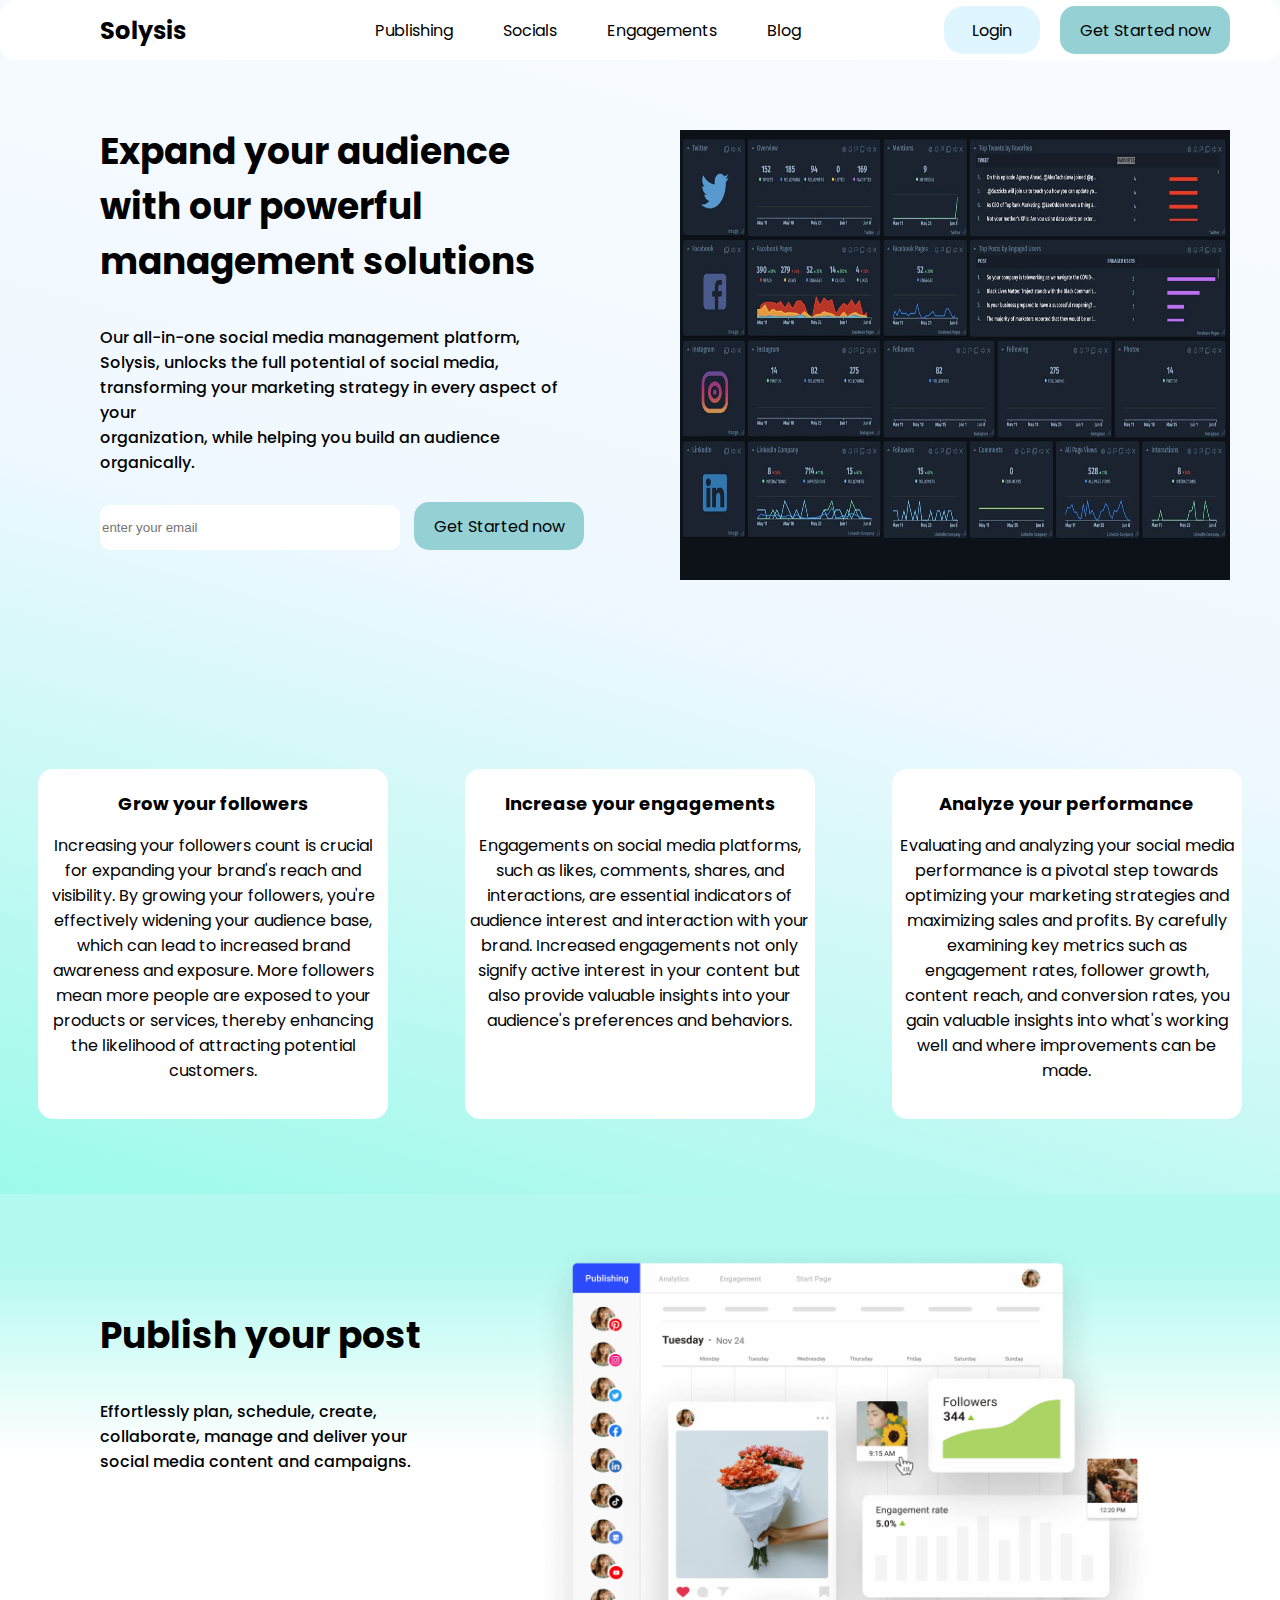
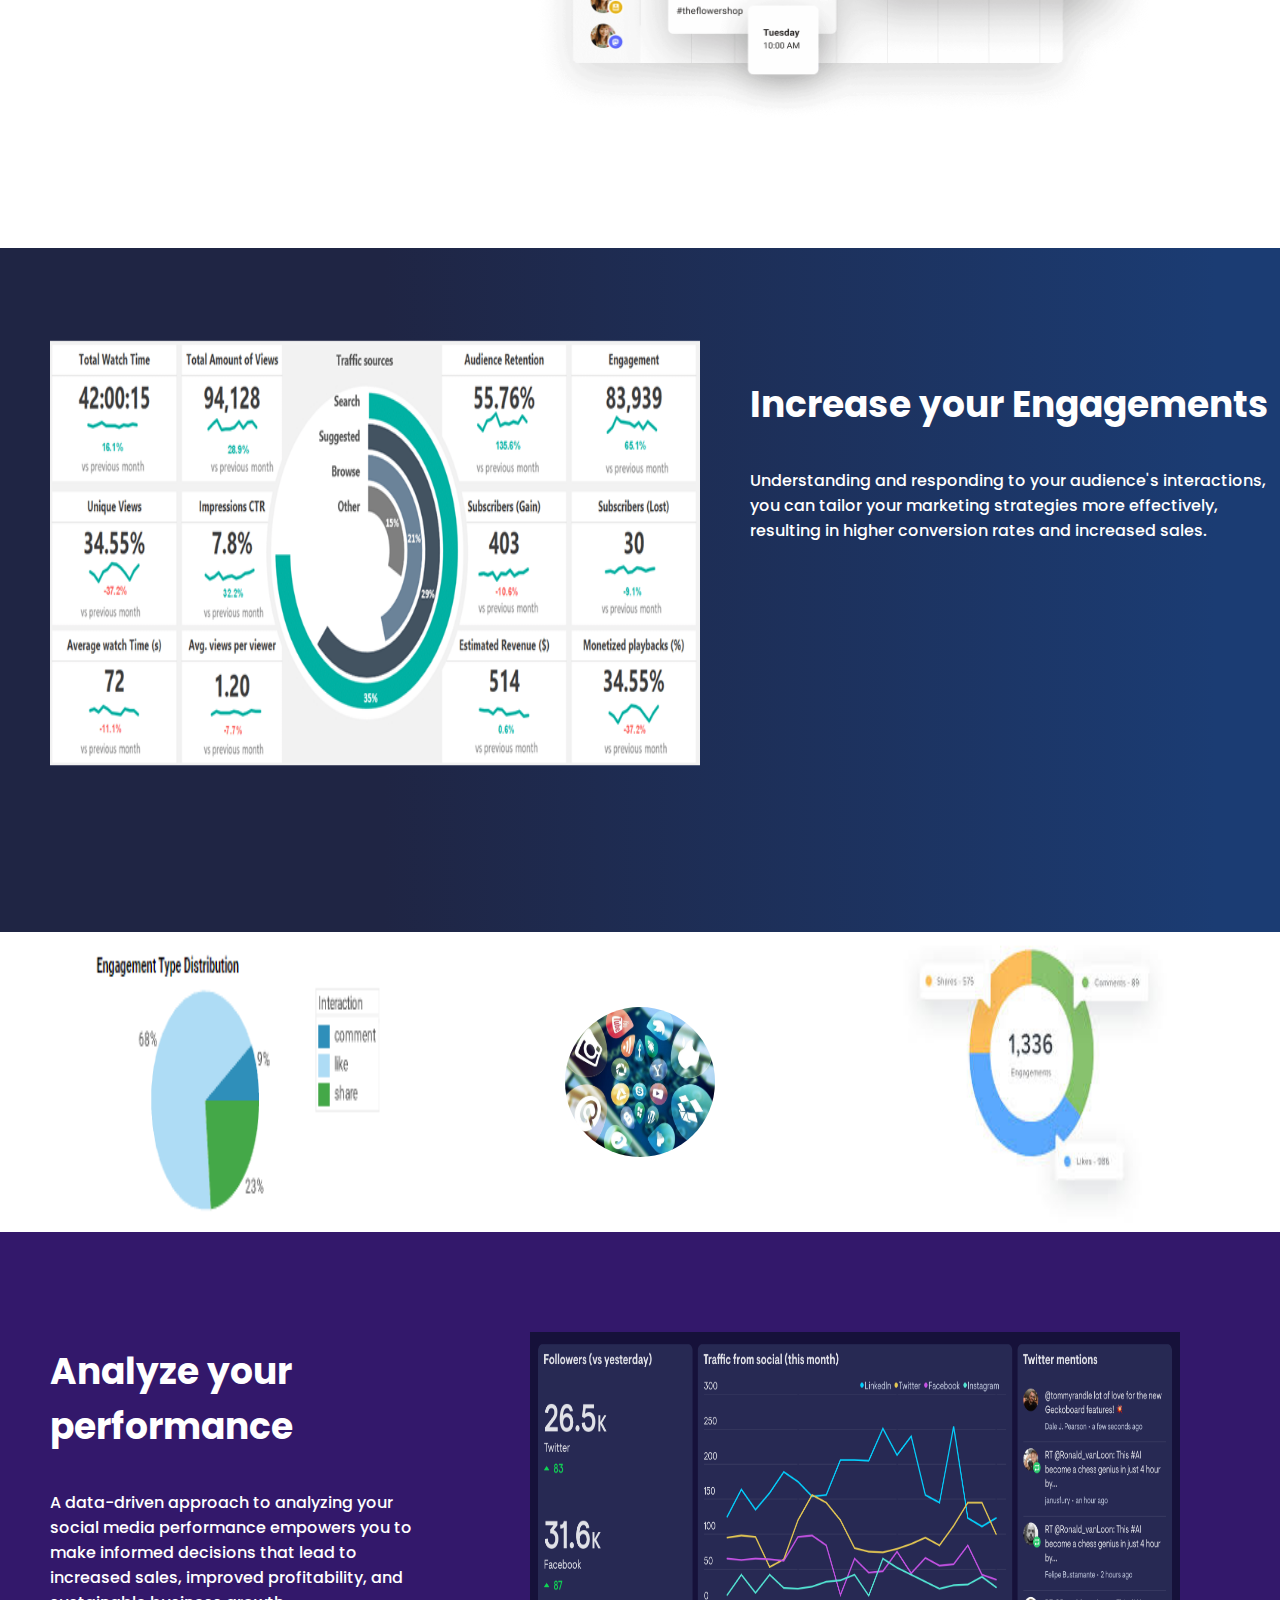
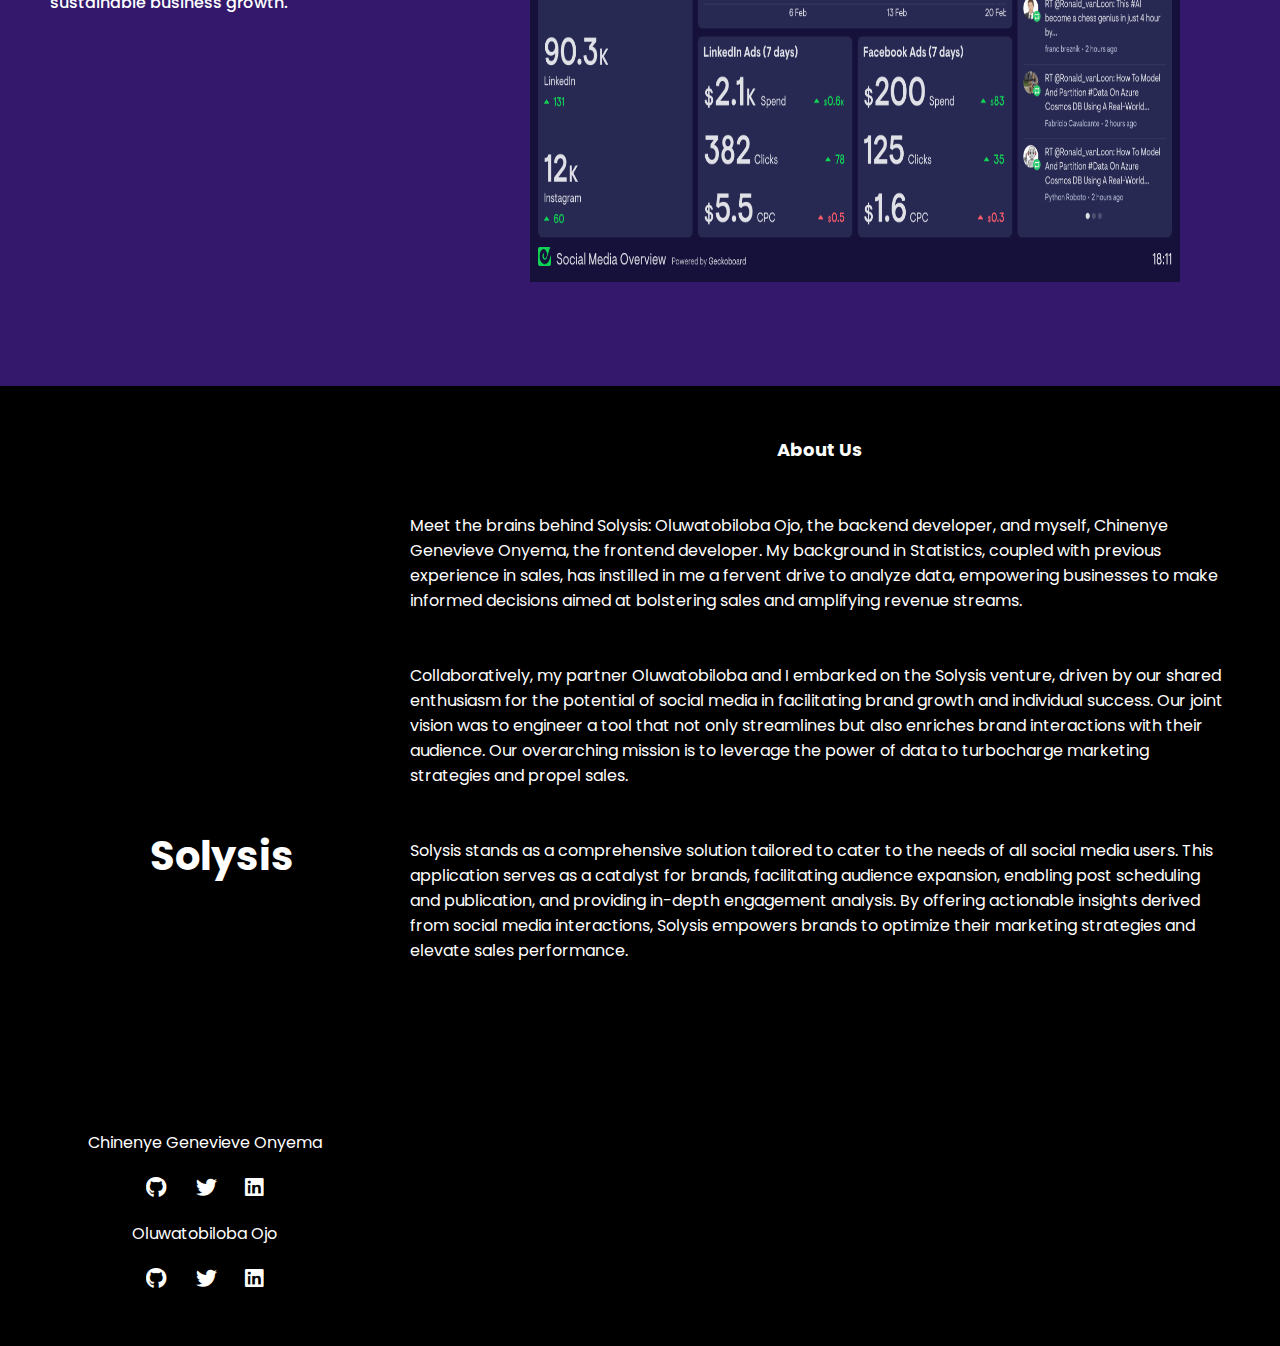
<file: web_flask/templates/home.html>
<!DOCTYPE html>
<html lang="en">
<head>
    <meta charset="UTF-8">
    <meta name="viewport" content="width=device-width, initial-scale=1.0">
    <link rel="stylesheet" href="./styles/home.css">
    <link rel="stylesheet" href="https://cdnjs.cloudflare.com/ajax/libs/font-awesome/5.15.4/css/all.min.css">
    <link rel="stylesheet" href="https://fonts.googleapis.com/css?family=Sofia|Poppins&effect=neon|outline|emboss|shadow-multiple|3d-float">
    <link rel="stylesheet" href="https://fonts.googleapis.com/icon?family=Material+Icons" rel="stylesheet">
    <script type="text/javascript" src="./scripts/home.js"></script>
    <title>Solysis</title>
</head>
<body>
    <nav class="nav-main">
        <!-- <div class="icon">
            
            <i class="fa fa-area-chart" aria-hidden="true"></i>
        <h2 ><a class="font-effect-3d-float logo" style="color: black;" href="./home.html">Solysis</a> <i class="fa fa-pie-chart" aria-hidden="true"></i></h2>    
        </div> -->
        <h2 ><a class="font-effect-3d-float logo" style="color: black;" href="./home.html">Solysis</a> <i class="fa fa-pie-chart" aria-hidden="true"></i></h2>
        <ul class="nav-ul">
            <li class="list1"><a class="pub general g-all" href="publishing.html">Publishing</a></li>
            <li class="list1"><a class="socs general g-all" href="socials.html">Socials</a></li>
            <li class="list1"><a class="engage general g-all" href="engagements.html">Engagements</a></li>
            <li class="list1"><a class="resource general g-all" href="resources.html">Blog</a></li>
        </ul>
        <div class="register">
            <button class="login"><a class="general" href="./login.html">Login</a></button>
            <button class="signup"><a  class="general" href="./signup.html">Get Started now</a></button>
        </div>
        <div class="bar"><i class="fa fa-align-left"  aria-hidden="true"></i></div>
    </nav>
    <main>
        <div class="container1">
            <div class="c1-child1">
                <p class="audience">Expand your audience <br class="noshow">with our powerful <br class="noshow">management solutions
                </p>
                <p class="potential">
                    Our all-in-one social media management platform,<br> Solysis, unlocks the full potential of social media,<br> transforming your marketing strategy in every aspect of your<br> organization, while helping you build an audience organically. 
                </p>
                <input type="email" placeholder="enter your email" id="new-email">
                <button class="signup page-signup"><a class="general" href="./signup.html">Get Started now</a></button>
            </div>
            <div class="c1-child2">
                <img class="img1" src="./images/Cyfe-social-media-dashboard.jpg">
            </div>
        </div>
        
        <div class="container2">
            <div class="moving-div followers">
                <p><span class="head1">Grow your followers</span></p>
                <p>Increasing your followers count is crucial for expanding your brand's reach and visibility. By growing your followers, you're effectively widening your audience base, which can lead to increased brand awareness and exposure. More followers mean more people are exposed to your products or services, thereby enhancing the likelihood of attracting potential customers.</p>
            </div>
            <div class="moving-div engage">
                <p><span class="head1">Increase your engagements</span></p>
                <p>
                    Engagements on social media platforms, such as likes, comments, shares, and interactions, are essential indicators of audience interest and interaction with your brand. Increased engagements not only signify active interest in your content but also provide valuable insights into your audience's preferences and behaviors.
                </p>
                </div>
            <div class="moving-div traffic">
                <p><span class="head1">Analyze your performance</span></p>
                <p>
                    Evaluating and analyzing your social media performance is a pivotal step towards optimizing your marketing strategies and maximizing sales and profits. By carefully examining key metrics such as engagement rates, follower growth, content reach, and conversion rates, you gain valuable insights into what's working well and where improvements can be made.
                </p>
                </div>
        </div>
    </main>
    <div class="container1 container3">
        <div class="c1-child1 publish">
            <p class="audience">Publish your post</p>
            <p class="potential">
                Effortlessly plan, schedule, create, collaborate, manage and deliver your social media content and campaigns. 
            </p>
            <!-- <input type="email" placeholder="enter your email" id="new-email">
            <button class="signup"><a class="general" href="./signup.html">Get Started now</a></button> -->
        </div>
        <div class="c1-child2">
            <img class="img2" src="./images/socials-1.webp">
        </div>
    </div>
    <div class="container1 container4">
        <div class="c1-child2">
            <img class="img2" src="./images/engagement1.png">
        </div>
        <div class="c1-child1">
            <p class="audience">Increase your Engagements</p>
            <p class="potential">
                Understanding and responding to your audience's interactions, you can tailor your marketing strategies more effectively, resulting in higher conversion rates and increased sales.
            </p>
            <!-- <input type="email" placeholder="enter your email" id="new-email">
            <button class="signup"><a class="general" href="./signup.html">Get Started now</a></button> -->
        </div>
    </div>
    <div class="container5">
    
        <img  class="img5" src="./images/engagement2.png">
        <img class="img6" src="./images/Social-Media-Icons-1024x675.jpg">
        <img class="img5" src="./images/images.jpeg">
    </div>
    <div class="container1 container6">
        <div class="c1-child1">
            <p class="audience">Analyze your performance</p>
            <p class="potential">
                A data-driven approach to analyzing your social media performance empowers you to make informed decisions that lead to increased sales, improved profitability, and sustainable business growth.
            </p>
            <!-- <input type="email" placeholder="enter your email" id="new-email">
            <button class="signup"><a class="general" href="./signup.html">Get Started now</a></button> -->
        </div>
        <div class="c1-child2">
            <img class="img2" src="./images/Social-media-overview-dashboard-followers.png">
        </div>
    </div>
    <footer>
        <div class="container7">
            <div class="icon icon-flex">
                <h2 ><a class="font-effect-3d-float icon1"  href="./home.html">Solysis</a> <i class="fa fa-pie-chart" aria-hidden="true"></i></h2>
                <div class="contact">
                    <div class="dev dev1">
                    <p>Chinenye Genevieve Onyema</p>
                    <div class="sm-icons">
                        <a href="https://github.com/nenyeonyema" target="_blank" class="icon3"><i class="fab fa-github icon4"></i></a>
                        <a href="https://twitter.com/nenyeonyema" target="_blank" class="icon3"><i class="fab fa-twitter icon4"></i></a>
                        <a href="https://www.linkedin.com/in/chinenyeonyema/" target="_blank" class="icon3"><i class="fab fa-linkedin icon4"></i></a>
                    </div>
                </div>
                <div class="dev">
                    <p>Oluwatobiloba Ojo</p>
                    <div class="sm-icons">
                        <a href="https://github.com/Slonjoh" target="_blank" class="icon3"><i class="fab fa-github icon4"></i></a>
                        <a href="https://twitter.com/slonjoh" target="_blank" class="icon3"><i class="fab fa-twitter icon4"></i></a>
                        <a href="https://www.linkedin.com/in/slonjoh" target="_blank" class="icon3"><i class="fab fa-linkedin icon4"></i></a>
                    </div>
                </div>
            </div>
        </div>
            <div class="about inner-div">
                <h2>About Us</h2>
                <p>
                    Meet the brains behind Solysis: Oluwatobiloba Ojo, the backend developer, and myself, Chinenye Genevieve Onyema, the frontend developer. My background in Statistics, coupled with previous experience in sales, has instilled in me a fervent drive to analyze data, empowering businesses to make informed decisions aimed at bolstering sales and amplifying revenue streams.
                </p>
                <p>
                    Collaboratively, my partner Oluwatobiloba and I embarked on the Solysis venture, driven by our shared enthusiasm for the potential of social media in facilitating brand growth and individual success. Our joint vision was to engineer a tool that not only streamlines but also enriches brand interactions with their audience. Our overarching mission is to leverage the power of data to turbocharge marketing strategies and propel sales.
                </p>
                <p>
                    Solysis stands as a comprehensive solution tailored to cater to the needs of all social media users. This application serves as a catalyst for brands, facilitating audience expansion, enabling post scheduling and publication, and providing in-depth engagement analysis. By offering actionable insights derived from social media interactions, Solysis empowers brands to optimize their marketing strategies and elevate sales performance.
                </p>
                
            </div>
           
        </div>
    </footer>
</body>
</html>
</file>
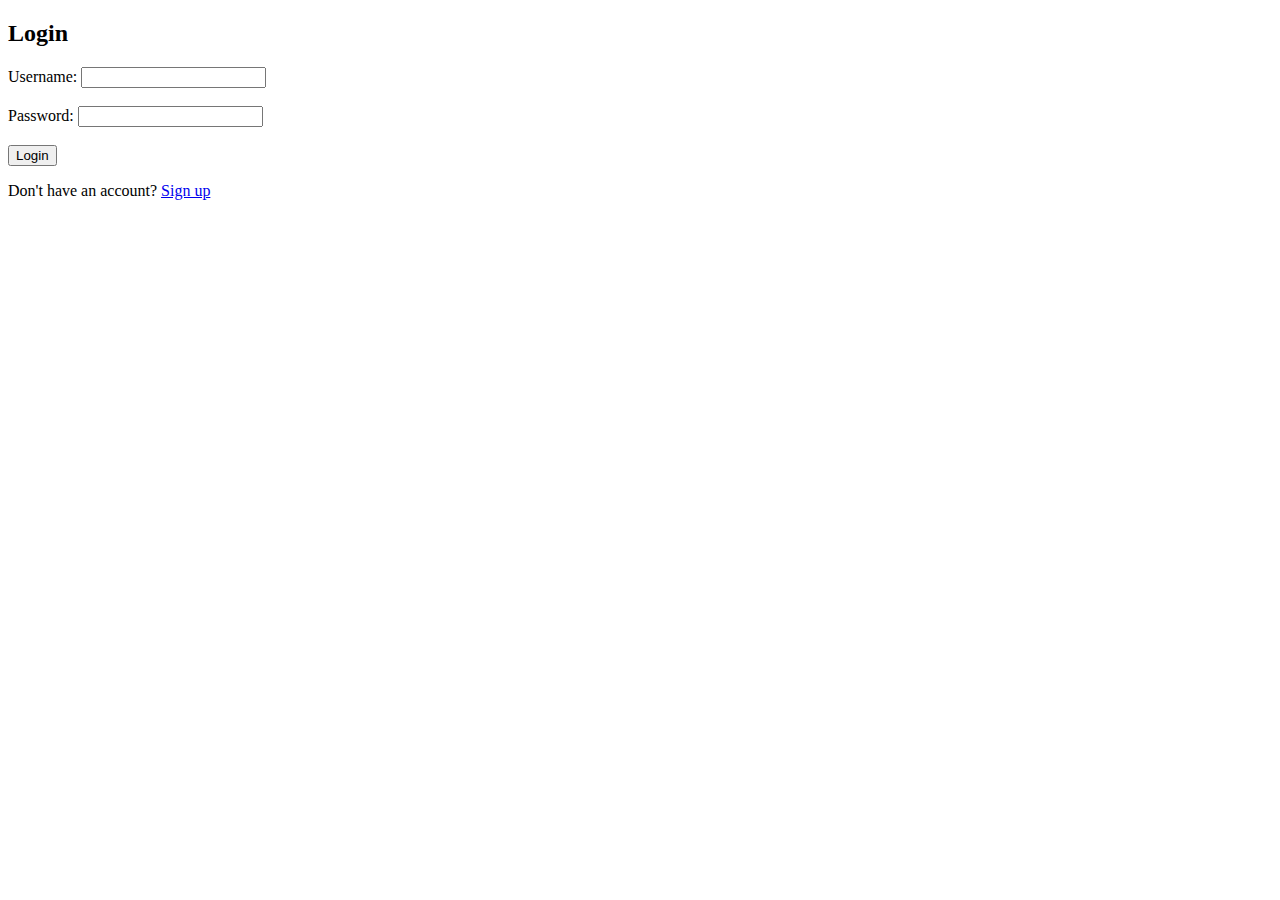
<file: web_flask/templates/login.html>
<!DOCTYPE html>
<html lang="en">
<head>
    <meta charset="UTF-8">
    <meta name="viewport" content="width=device-width, initial-scale=1.0">
    <title>Login - Solysis</title>
</head>
<body>
    <h2>Login</h2>
    <form action="/login" method="post">
        <label for="username">Username:</label>
        <input type="text" id="username" name="username" required><br><br>
        <label for="password">Password:</label>
        <input type="password" id="password" name="password" required><br><br>
        <button type="submit">Login</button>
    </form>
    <p>Don't have an account? <a href="signup.html">Sign up</a></p>
</body>
</html>
</file>
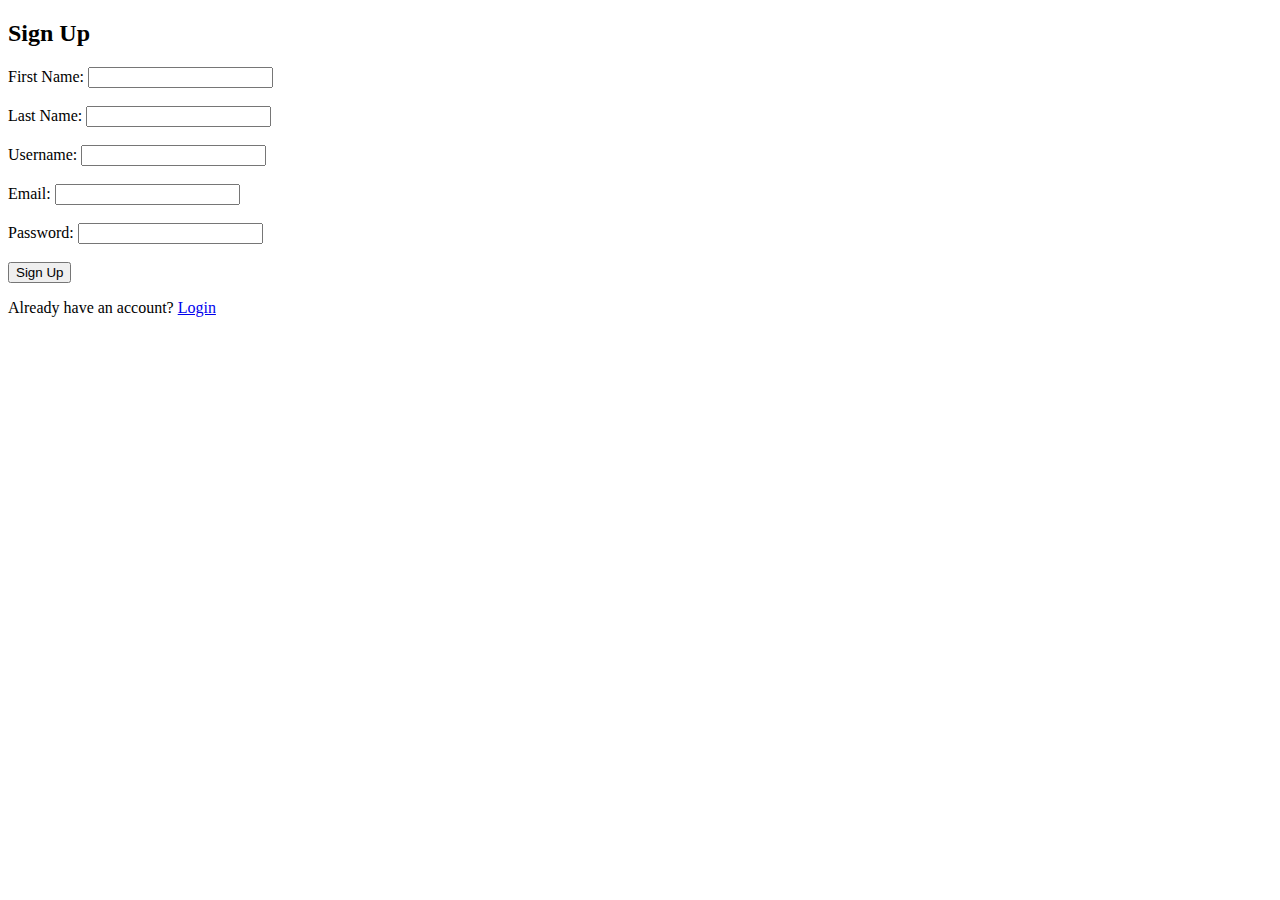
<file: web_flask/templates/signup.html>
<!DOCTYPE html>
<html lang="en">
<head>
    <meta charset="UTF-8">
    <meta name="viewport" content="width=device-width, initial-scale=1.0">
    <title>Signup - Solysis</title>
</head>
<body>
    <div class="container">
        <h2>Sign Up</h2>
        <form action="/signup" method="post">
            <label for="first-name">First Name:</label>
            <input type="text" id="first-name" name="first-name" required><br><br>
            <label for="last-name">Last Name:</label>
            <input type="text" id="last-name" name="last-name" required><br><br>
            <label for="username">Username:</label>
            <input type="text" id="username" name="username" required><br><br>
            <label for="email">Email:</label>
            <input type="email" id="email" name="email" style="margin-right: 20px;" required><br><br>
            <label for="password">Password:</label>
            <input type="password" id="password" name="password" required><br><br>
            <button type="submit">Sign Up</button>
        </form>
        <p>Already have an account? <a href="login.html">Login</a></p>
    </div>
</body>
</html>
</file>
<file: web_flask/templates/styles/home.css>
* {
    box-sizing: border-box;
}
body {
    margin: 0;
    padding: 0;
    overflow-x: hidden;
    height: 100vh;
}
main {
    overflow-x: hidden;
    background: linear-gradient(15deg, #9cfaea, #F0F8FF, #F9FCFF);
}

nav {
    display: flex;
    justify-content: space-between;
    align-items: center;
    position: fixed;
    background-color: white;
    border-radius: 15px;
    height: 60px;  /* added here */
    width: 100%;
    top: 0; /* added here */
    z-index: 1000; /* added here */
}
.logo {
    font-family: Poppins;
    margin-bottom: 10px;
    margin-left: 100px;
    text-decoration: none;
}

a.general{
    text-decoration: none;
    font-family: Poppins;
    font-size: 16px;
    color: black;
}
.g-all {
    cursor: pointer;
    font-size: 18px;
    transition: font-weight 0.15s;
}
.g-all:hover {
    /* background-color: #DFF5FF; */
    font-weight: 700;
    /* border-radius: 30px; */
}
.login, .signup {
    height: 48px;
    width: 96px;
    border-radius: 20px;
    color: black;
    border: none;
    cursor: pointer;
}
.login {
    background-color: #DFF5FF;
    margin-right: 20px;
}
.login:hover {
    background-color: #95cad3;
    color: rgb(3, 46, 48);
}
.signup {
    background-color: #95d1d4;
    width: 170px;
    border-radius: 15px;
    margin-right: 100px;
    transition: color 0.15s, background-color 0.15s;
}
.signup:hover {
    color: white;
    background-color: rgba(149, 209, 212, 0.5);
}
.c1-child1, .c1-child2 {
    height: 100vh;
    width: 50%;
    margin-top: 70px;
}

.img1 {
    height: 450px;
    width: 600px;
}
#new-email, div.c1-child1 p {
    margin-left: 50px;
}
.audience {
    font-family: Poppins;
    font-size: 28px;
    font-weight: 700;
}
.potential {
    font-family: Poppins;
    font-size: 16px;
}
#new-email {
    height: 45px;
    width: 300px;
    border-radius: 10px;
    margin-right: 10px;
    margin-top: 20px;
    border: none;
}
.container2 {
    display: flex;
    justify-content: space-around;
    flex-wrap: wrap;
    align-items: center;
    overflow: hidden;
    min-height: 500px;
    width: 100%;
    animation-name: slidein;
    animation-duration: 15s;
    /* animation-timing-function: linear; */

}
@keyframes slidein {
    from {
        margin-left: 100%;
        width: 300px;
    }
    to {
        margin-left: 0%;
        width: 100%;
    }
}
.moving-div {
    display: block;
    max-width: 350px;
    min-height: 350px;
    word-wrap: break-word;
    overflow-y: auto;
    background-color: white;
    border: 5px solid transparent;
    border-radius: 15px;
    /* border-color: #401F71 #824D74; */
    cursor: pointer;
    transition: width height 0.15s;
}
.moving-div:hover {
    width: 370px;
    height: 380px;
}
.moving-div p {
    font-family: Poppins;
    font-size: 16px;
    text-align: center;
    color: black;
}
/*border-image-source: linear-gradient(#007F73, #824D74 ); *//*#8B93FF #5755FE */
/* border-image-slice: 1; */
.container1 {
    display: flex;
    flex-direction: column;
    align-items: center;
    justify-content: center;
    margin-left: 50px;
    background-color: 1px solid black;
}
.container1, .c1-child1, .c1-child2{
    width: 90%;
    height: auto;  
}
.signup {
    margin-right: 0px ;
}
.c1-child2 {
    margin: 50px 0px 100px 100px;
}

.noshow {
    display: none;
}
.nav-ul, .register {
    display: none;
}

.bar {
    display: flex;
    margin-right: 50px;
    cursor: pointer;
    transform: scale(1.45);
    /* transition: transform 0.15s; */
}
.bar:hover + .nav-ul + .register{
    display: block;
}
.container3 {
    width: 100%;
    margin-left: 0px;
    background: linear-gradient(#B3F9F0 0% 10%, #ffffff 40%);
    box-sizing: border-box;
}
.container3 .c1-child1 {
    margin-top: 100px;
    margin-left: 100px;
}
.container3 .c1-child2 {
    margin-top: 100px;
}
.img2 {
    height: 550px;
    width: 650px;
    margin-top: -100px;
}
.head1 {
    font-weight: 700;
    font-size: 18px;
}
.container4 {
    margin: 0px;
   width: 100%;
    background-color: #430A5D;
    /* background: linear-gradient(to right, #430A5D, #704264); */
    background: linear-gradient(to left, #1B3C73 5%, #1F2544 70%);
}
.container4 .c1-child2 {
    margin-left: 50px;
}
.container4 .c1-child1 {
    margin-top: -100px;
    margin-left: -50px;
}
.container4 p {
    color: white;
}
.container5 {
    display: flex;
    justify-content: space-around;
    align-items: center;
}
.img5 {
    width:300px;
    height: 300px;
}
.img6 {
    width:150px;
    height: 150px;
    border-radius: 100%;
    animation-name: bounce;
    animation-duration: 7s; 
    animation-timing-function: ease-in-out; 
    animation-iteration-count: infinite;
}

@keyframes bounce {
    0% {
        transform: translateY(0);
    }
    
    20% {
        transform: translateX(-200px);
    }
    40% {
        transform: translateY(70px);
    }
    60% {
        transform: translateY(-70px);
    }
    80% {
        transform: translateX(0);
    }
    100% {
        transform: translateX(200px);
    }
}
.container6 {
    background-color: #33186B;
    width: 100%;
    margin-left: 0;
}
.container6 p {
    color: white;
}
.container6 .c1-child2 {
    margin-top: 150px;
}
footer {
    background-color: black;
    width: 100%;
    min-height: 800px;
    margin: 0;
}
.container7 {
    display: flex;
    flex-direction: column;
    justify-content: space-around;
}
footer div.container7 h2 {
    color: white;
    font-size: 18px;
    font-family: Poppins;
    text-align: center;
}

.icon1 {
    color: white;
    font-weight: 700;
    font-size:40px;
    margin: auto;
    margin-top: 300px;
    text-shadow: #232e2c;
    text-decoration: none;
}
.contact {
    display: block;
}
.dev p {
    font-family: Poppins;
    color: white;
}
.sm-icons {
    display: flex;
    justify-content: center;
}

.icon3 {
    color: #ffffff;
    font-size: 30px;
    margin: 0 10px;
    transition: all 0.5s ease;
}

.icon3:hover {
    transform: scale(1.2);
}
.icon4 {
    transform: scale(0.7);
}
.icon {
    flex: 1;
    height: 26vh;
    width: 100vw;
    margin-top: 10px;
    margin-bottom: 50px;
}

.inner-div {
    flex: 2;
    height: 70vh;
    width: 100vw;
    color: white;
    /* flex-wrap: wrap; */
}
.inner-div p {
    font-family: 'Poppins', 'sans-serif';
    font-size: 14px;
}
.about h2 {
    font-size: 20px;
}
.about h2, .dev p {
    text-align: center;
}

@media only screen and (min-width: 1024px) {
    .nav-ul, .register, .noshow {
        display: flex;
    }
    .list1 {
        list-style: none;
        margin: 0 25px;
    }
    .bar {
        display: none;
    }
    
    .container1 {
        display: flex;
        flex-direction: row;
        width: 100vw;
    }
    .container1 .c1-child1{
        margin-top: -10px;
    }
    .c1-child2 {
        margin-top: 130px;
        margin-right: 100px;
        
    }
    nav button.signup {
        margin-right: 50px;
    }
    #new-email {
        height: 45px;
        width: 300px;
        border-radius: 10px;
        margin-top: 20px;
        border: none;
    }
    .page-signup {
        margin-right: -100px;
    }
    .audience {
        font-size: 36px;
        margin-top: 0px;
        /* Adjust font size for smaller screens */
        /* text-align: justify; */
    }
    
    .potential {
        margin-bottom: 10px;
        font-weight: 500;
    }
    .container2 {
        display: flex;
        flex-wrap: wrap;
        justify-content: space-around;
        align-items: center;
        margin-top: 10px;
        height: 500px;
        width: 100%;
    }
    .moving-div {
        display: block;
        max-width: 350px;
        min-height: 350px;
        word-wrap: break-word;
        background-color: white;
        border: 5px solid transparent;
        border-radius: 15px;
        /* border-color: #401F71 #824D74; */
        cursor: pointer;
        transition: width height 0.15s;
    }
    .moving-div:hover {
        width: 370px;
        height: 380px;
    }
    .moving-div p {
        font-family: Poppins;
        font-size: 16px;
        text-align: center;
        color: black;
    }
    .img1 {
        height: 450px;
        width: 550px;
    }
    .container3 .c1-child1 {
        margin-top: -250px;
        margin-left: 50px;
    }
    
    .container4 .c1-child1 {
    margin-top: -250px;
    margin-left: -100px;
    }
    .container6 .c1-child1 {
        margin-top: -250px;
        
    }
    .container6 .c1-child2 {
        margin-top: 200px;   
    }
    footer {
        background-color: black;
        display: flex;
        flex-direction: row;
        width: 100vw;
        min-height: 600px;
        margin: 0;
    }
    .container7 {
        display: flex;
        flex-direction: row;
        justify-content:space-between;
    }
    div.icon {
    display: flex;
    flex-direction: column;
    }
    
    .icon {
        flex: 1;
        height: 100vh;
        width: 26vw;

    }
    .inner-div {
        flex: 2;
        height: 100vh;
        width: 70vw;
        color: white;
    }
    .inner-div p {
        font-family: Poppins, 'sans-serif';
        font-size: 16px;
    }
    .icon-flex {
        display: flex;
        flex-direction: column;
        justify-content: center;
        align-items: center;
        height: 100vh;
        position: relative;
    }
    .icon1 {
        margin-top: 200px;
        height: 30vh;
        position: absolute;
        left: 150px;
        bottom: 200px;
    }
    .contact {
        flex-grow: 1;
        position: absolute;
        bottom: 0;
    }
    .dev1 {
        margin-top: 50px;
    }
    
    .about h2 {
        font-size: 30px;
        margin-top: 50px;
    }
    .about p {
       margin-top: 50px;
    }
}
</file>
